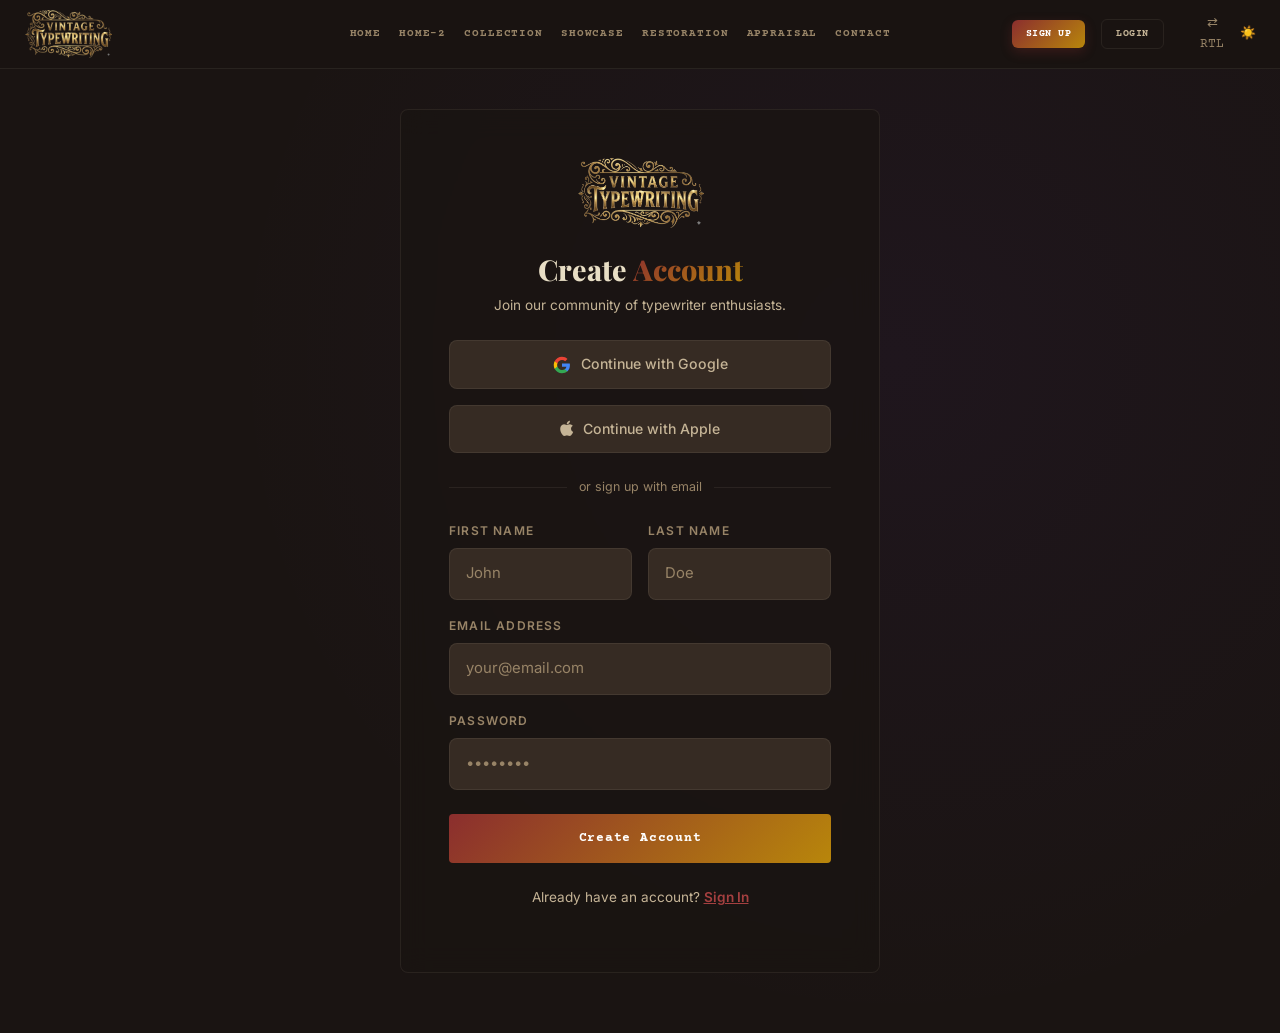
<file: typewriter-boutique/signup.html>
<!DOCTYPE html>
<html lang="en" data-theme="dark">
<head>
  <meta charset="UTF-8"/>
  <meta name="viewport" content="width=device-width, initial-scale=1.0"/>
  <title>Sign Up — KeyLegacy</title>
  <link rel="icon" href="assets/favicon.png" type="image/png"/>
  <link href="https://cdn.jsdelivr.net/npm/bootstrap@5.3.2/dist/css/bootstrap.min.css" rel="stylesheet"/>
  <link href="https://unpkg.com/aos@2.3.4/dist/aos.css" rel="stylesheet"/>
  <link href="https://cdnjs.cloudflare.com/ajax/libs/font-awesome/6.5.0/css/all.min.css" rel="stylesheet"/>
  <link href="assets/css/style.css" rel="stylesheet"/>
  <style>
    .auth-page {
      min-height: 100vh;
      display: flex;
      align-items: center;
      justify-content: center;
      padding: 40px 20px 60px;
      background: var(--bg-primary);
      position: relative;
      overflow: hidden;
    }
    .auth-page::before {
      content:''; position:absolute; inset:0;
      background: radial-gradient(circle at 70% 30%, rgba(124,58,237,0.05) 0%, transparent 60%);
    }
    .auth-card {
      width: 100%;
      max-width: 480px;
      position: relative;
      z-index: 10;
    }
    .social-login-btn {
      width: 100%; padding: 12px; border-radius: 8px;
      background: var(--bg-tertiary); border: 1px solid var(--glass-border);
      color: var(--text-secondary); font-size: .88rem; font-weight: 500;
      cursor: pointer; transition: var(--transition);
      display: flex; align-items: center; justify-content: center; gap: 10px;
      white-space: nowrap;
    }
    .social-login-btn:hover { border-color: var(--purple); color: var(--text-primary); }
    .divider-or {
      display: flex; align-items: center; gap: 12px; margin: 24px 0;
      font-size: .78rem; color: var(--text-muted);
    }
    .divider-or::before, .divider-or::after {
      content: ''; flex: 1; height: 1px; background: var(--glass-border);
    }
  </style>
</head>
<body>
<div id="page-loader"><span class="loader-text">KEY LEGACY</span></div>



<!-- ░░ HEADER ░░ -->
<div class="header-top">
  <div class="container-custom">
    <!-- Left: Logo -->
    <a href="index.html" class="logo-mini">
      <img src="assets/logo.png" alt="KeyLegacy Logo" class="logo-img">
    </a>

    <!-- Center: Links -->
    <div class="nav-links">
      <a href="index.html">Home</a>
      <a href="home-2.html">Home-2</a>
      <a href="gallery.html">Collection</a>
      <a href="product-view.html">Showcase</a>
      <a href="restoration-process.html">Restoration</a>
      <a href="appraisal-services.html">Appraisal</a>
      <a href="contact.html">Contact</a>
      <!-- Mobile Auth Stack -->
      <div class="mobile-auth-stack">
        <a href="signup.html" class="auth-btn btn-signup active">Sign Up</a>
        <a href="login.html" class="auth-btn btn-login">Login</a>
        <div class="d-flex justify-content-center gap-3 mt-2">
           <button class="nav-icon-btn" onclick="document.getElementById('rtl-toggle').click()"><i class="fas fa-exchange-alt"></i></button>
           <button class="nav-icon-btn" onclick="document.getElementById('theme-toggle').click()"><i class="fas fa-adjust"></i></button>
        </div>
      </div>
    </div>
    
    <!-- Mobile Toggle -->
    <button class="mobile-nav-toggle">
      <i class="fas fa-bars"></i>
    </button>

    <!-- Right: Controls & Buttons -->
    <div class="nav-controls">
      <a href="signup.html" class="auth-btn btn-signup active">Sign Up</a>
      <a href="login.html" class="auth-btn btn-login">Login</a>
      <div class="divider"></div>
      <button class="nav-icon-btn" id="rtl-toggle" title="RTL/LTR"><span id="rtl-icon">⇄ RTL</span></button>
      <button class="nav-icon-btn" id="theme-toggle" title="Toggle Theme"><span id="theme-icon">☀️</span></button>
    </div>
  </div>
</div>
<!-- ░░ END HEADER ░░ -->

<div class="auth-page">
  <div class="auth-card" data-aos="fade-up">
    <div class="card-glass p-5">
      <!-- Logo -->
      <div class="text-center mb-4">
        <a href="index.html" style="display: inline-block;">
          <img src="assets/logo.png" alt="KeyLegacy Logo" style="height: 70px; margin: 0 auto; cursor: pointer;">
        </a>
      </div>

      <div class="text-center mb-4">
        <h2 style="font-size:1.8rem; font-weight:800; margin-bottom:8px;">Create <span class="text-grad">Account</span></h2>
        <p style="font-size:.85rem; color:var(--text-secondary);">Join our community of typewriter enthusiasts.</p>
      </div>

      <!-- Social logins -->
      <div class="row g-3 mb-4">
        <div class="col-12">
          <button class="social-login-btn">
            <svg width="18" height="18" viewBox="0 0 24 24"><path d="M22.56 12.25c0-.78-.07-1.53-.2-2.25H12v4.26h5.92c-.26 1.37-1.04 2.53-2.21 3.31v2.77h3.57c2.08-1.92 3.28-4.74 3.28-8.09z" fill="#4285F4"/><path d="M12 23c2.97 0 5.46-.98 7.28-2.66l-3.57-2.77c-.98.66-2.23 1.06-3.71 1.06-2.86 0-5.29-1.93-6.16-4.53H2.18v2.84C3.99 20.53 7.7 23 12 23z" fill="#34A853"/><path d="M5.84 14.09c-.22-.66-.35-1.36-.35-2.09s.13-1.43.35-2.09V7.07H2.18C1.43 8.55 1 10.22 1 12s.43 3.45 1.18 4.93l2.85-2.22.81-.62z" fill="#FBBC05"/><path d="M12 5.38c1.62 0 3.06.56 4.21 1.64l3.15-3.15C17.45 2.09 14.97 1 12 1 7.7 1 3.99 3.47 2.18 7.07l3.66 2.84c.87-2.6 3.3-4.53 6.16-4.53z" fill="#EA4335"/></svg>
            Continue with Google
          </button>
        </div>
        <div class="col-12">
          <button class="social-login-btn">
            <i class="fab fa-apple" style="font-size:1.1rem;"></i>
            Continue with Apple
          </button>
        </div>
      </div>

      <div class="divider-or">or sign up with email</div>

      <form action="#">
        <div class="row g-3">
          <div class="col-md-6">
            <label class="form-lbl">First Name</label>
            <input type="text" class="form-ctrl" placeholder="John" required/>
          </div>
          <div class="col-md-6">
            <label class="form-lbl">Last Name</label>
            <input type="text" class="form-ctrl" placeholder="Doe" required/>
          </div>
          <div class="col-12">
            <label class="form-lbl">Email Address</label>
            <input type="email" class="form-ctrl" placeholder="your@email.com" required/>
          </div>
          <div class="col-12">
            <label class="form-lbl">Password</label>
            <input type="password" class="form-ctrl" placeholder="••••••••" required/>
          </div>
          <div class="col-12 mt-4">
            <button type="submit" class="btn-grad w-100 justify-content-center" style="padding: 14px;">Create Account</button>
          </div>
        </div>
      </form>

      <div class="text-center mt-4">
        <p style="font-size:.85rem; color:var(--text-secondary);">Already have an account? <a href="login.html" style="color:var(--purple-light); font-weight:600;">Sign In</a></p>
      </div>
    </div>
  </div>
</div>


<script src="https://cdn.jsdelivr.net/npm/bootstrap@5.3.2/dist/js/bootstrap.bundle.min.js"></script>
<script src="https://unpkg.com/aos@2.3.4/dist/aos.js"></script>
<script>AOS.init({ duration: 700, once: true });</script>
<script src="assets/js/main.js"></script>
</body>
</html>
</file>
<file: typewriter-boutique/assets/css/style.css>
/* ============================================================
   KEYLEGACY — VINTAGE TYPEWRITER BOUTIQUE
   Design System · v1.0
   ============================================================ */

@import url('https://fonts.googleapis.com/css2?family=Courier+Prime:ital,wght@0,400;0,700;1,400;1,700&family=Inter:wght@300;400;500;600&family=Playfair+Display:ital,wght@0,400;0,600;0,700;1,400;1,600&display=swap');

/* ── CSS Variables ─────────────────────────────────────────── */
:root {
  --bg-primary:     #1A1412;
  --bg-secondary:   #241C16;
  --bg-tertiary:    #362B23;
  --bg-card:        #2B221A;

  --glass-bg:       rgba(26, 20, 18, 0.75);
  --glass-border:   rgba(255, 235, 205, 0.07);
  --glass-border-h: rgba(184, 134, 11, 0.45);

  --text-primary:   #E8DEC5;
  --text-secondary: #C5B496;
  --text-muted:     #988467;

  --purple:         #8B2E2E;
  --purple-light:   #A54040;
  --cyan:           #4A5D23;
  --cyan-light:     #6B8E23;
  --gold:           #B8860B;
  --gold-light:     #DAA520;
  --gold-dim:       #8B6508;

  --grad-primary:   linear-gradient(135deg, var(--purple) 0%, var(--gold) 100%);
  --grad-gold:      linear-gradient(135deg, var(--gold) 0%, var(--gold-light) 100%);
  --grad-hero:      linear-gradient(135deg, #3E2723 0%, #1A1412 100%);

  --glow-purple:    0 0 40px rgba(139, 46, 46, 0.35);
  --glow-gold:      0 0 40px rgba(184, 134, 11, 0.35);
  --glow-cyan:      0 0 40px rgba(74, 93, 35, 0.25);

  --navbar-bg:      rgba(26, 20, 18, 0.96);
  --radius-card:    8px;
  --radius-sm:      4px;
  --transition:     all 0.3s cubic-bezier(0.4, 0, 0.2, 1);
  --transition-slow: all 0.6s cubic-bezier(0.4, 0, 0.2, 1);
}

[data-theme="light"] {
  --bg-primary:     #F4ECD8;
  --bg-secondary:   #EBE1C7;
  --bg-tertiary:    #E2D4B5;
  --bg-card:        #FAF6EB;
  --glass-bg:       rgba(250, 246, 235, 0.9);
  --glass-border:   rgba(26, 20, 18, 0.25); /* Darker border */
  --glass-border-h: rgba(139, 46, 46, 0.6);
  --text-primary:   #000000; /* Solid black */
  --text-secondary: #111111; /* Almost black */
  --text-muted:     #333333; /* Dark gray for muted elements */
  --purple:         #8B2E2E;
  --purple-light:   #702222;
  --cyan:           #2D3D0F; /* Dark green/cyan */
  --cyan-light:     #1E290A;
  --gold:           #7A5907; /* Darker gold */
  --gold-light:     #5E4405;
  --navbar-bg:      rgba(244, 236, 216, 0.98);
}

/* Force light text ONLY in banners that have DARK background images/overlays */
[data-theme="light"] .gallery-hero,
[data-theme="light"] .page-banner,
[data-theme="light"] .page-hero,
[data-theme="light"] .mag-hero {
  --text-primary:   #FAF6EB; /* Pure white for maximum visibility */
  --text-secondary: #EBE1C7; /* Light gray for secondary text */
  --text-muted:     #E2D4B5; /* Brighter muted color */
  --purple:         #FF5252;
  --purple-light:   #FF6B6B;
  --gold:           #FFD700;
  --gold-light:     #FDB931;
  --cyan-light:     #22D3EE;
  --glass-bg:       rgba(26, 20, 18, 0.75);
  --glass-border:   rgba(255, 235, 205, 0.07);
}

/* Explicitly force white text for ALL elements in these light-mode dark sections */
[data-theme="light"] .gallery-hero h1,
[data-theme="light"] .gallery-hero p,
[data-theme="light"] .gallery-hero span,
[data-theme="light"] .page-banner h1,
[data-theme="light"] .page-banner h3,
[data-theme="light"] .page-banner p,
[data-theme="light"] .page-banner span,
[data-theme="light"] .page-banner div:not(.contact-icon),
[data-theme="light"] .page-hero h1,
[data-theme="light"] .page-hero p,
[data-theme="light"] .page-hero span,
[data-theme="light"] .page-hero a:not(.btn-grad):not(.btn-outline),
[data-theme="light"] .mag-hero .mag-headline,
[data-theme="light"] .mag-hero .author-chip span,
[data-theme="light"] .mag-hero p {
  color: var(--text-primary) !important;
}

[data-theme="light"] .appraisal-badge {
  color: var(--gold-light) !important;
  background: rgba(201,168,76,0.15) !important;
}

/* The standard hero-section in index.html has a light background in light mode, so it needs DARK text */
[data-theme="light"] .hero-section:has(.hero-bg) {
  --text-primary:   #000000;
  --text-secondary: #111111;
  --text-muted:     #333333;
}

[data-theme="light"] .btn-outline {
  border-color: rgba(0,0,0,0.25);
}

/* ── Reset & Base ──────────────────────────────────────────── */
*, *::before, *::after { box-sizing: border-box; margin: 0; padding: 0; }
html { scroll-behavior: smooth; }

body {
  font-family: 'Inter', sans-serif;
  background-color: var(--bg-primary);
  color: var(--text-primary);
  transition: background-color 0.4s ease, color 0.4s ease;
  overflow-x: hidden;
  line-height: 1.6;
}

::selection { background: rgba(139, 46, 46, 0.35); color: var(--text-primary); }

/* ── Scroll Progress Bar ────────────────────────────────────── */
#scroll-progress {
  position: fixed;
  top: 0; left: 0;
  height: 3px;
  width: 0%;
  background: var(--grad-primary);
  z-index: 9999;
  transition: width 0.08s linear;
}

/* ── Page Loader ────────────────────────────────────────────── */
#page-loader {
  position: fixed; inset: 0;
  background: var(--bg-primary);
  z-index: 9998;
  display: flex; align-items: center; justify-content: center;
  transition: opacity 0.6s ease;
}
#page-loader.hidden { opacity: 0; pointer-events: none; }
.loader-text {
  font-family: 'Courier Prime', monospace;
  font-size: 1.6rem;
  font-weight: 700;
  background: var(--grad-primary);
  -webkit-background-clip: text; -webkit-text-fill-color: transparent;
  background-clip: text;
  animation: loader-pulse 1.2s ease infinite;
}
@keyframes loader-pulse { 0%,100%{opacity:1;transform:scale(1)} 50%{opacity:.3;transform:scale(.97)} }

/* ── Typography ─────────────────────────────────────────────── */
h1,h2,h3 { font-family: 'Playfair Display', serif; }
.orbitron { font-family: 'Courier Prime', monospace; }
.playfair { font-family: 'Playfair Display', serif; }

.text-grad {
  background: var(--grad-primary);
  -webkit-background-clip: text; -webkit-text-fill-color: transparent; background-clip: text;
}
.text-gold {
  background: var(--grad-gold);
  -webkit-background-clip: text; -webkit-text-fill-color: transparent; background-clip: text;
}

/* ── Layout Helpers ─────────────────────────────────────────── */
.container-custom { max-width: 1380px; margin: 0 auto; padding: 0 24px; }
.section-pad { padding: 100px 0; }

/* ── Glassmorphism Card ─────────────────────────────────────── */
.card-glass {
  background: var(--glass-bg);
  backdrop-filter: blur(14px); -webkit-backdrop-filter: blur(14px);
  border: 1px solid var(--glass-border);
  border-radius: var(--radius-card);
  transition: var(--transition);
}
.card-glass:hover {
  border-color: var(--glass-border-h);
  box-shadow: var(--glow-purple);
  transform: translateY(-5px);
}

/* ── Buttons ────────────────────────────────────────────────── */
.btn-grad {
  background: var(--grad-primary);
  color: #fff; border: none;
  padding: 13px 32px; border-radius: var(--radius-sm);
  font-family: 'Courier Prime', monospace; font-size: .8rem; font-weight: 700;
  letter-spacing: .06em; cursor: pointer;
  position: relative; overflow: hidden;
  transition: var(--transition);
  display: inline-flex; align-items: center; gap: 8px;
  text-decoration: none;
}
.btn-grad::after {
  content:''; position: absolute; inset: 0;
  background: rgba(255,255,255,0);
  transition: background 0.3s;
}
.btn-grad:hover { box-shadow: var(--glow-purple); transform: translateY(-2px); color: #fff; }
.btn-grad:hover::after { background: rgba(255,255,255,.08); }

.btn-gold {
  background: var(--grad-gold); color: #1A1508;
  padding: 13px 32px; border-radius: var(--radius-sm);
  font-family: 'Courier Prime', monospace; font-size: .8rem; font-weight: 700;
  letter-spacing: .06em; cursor: pointer; border: none;
  transition: var(--transition);
  display: inline-flex; align-items: center; gap: 8px; text-decoration: none;
}
.btn-gold:hover { box-shadow: var(--glow-gold); transform: translateY(-2px); color: #1A1508; }

.btn-outline {
  background: transparent; color: var(--text-primary);
  border: 1px solid var(--glass-border);
  padding: 12px 31px; border-radius: var(--radius-sm);
  font-family: 'Courier Prime', monospace; font-size: .8rem; font-weight: 700;
  letter-spacing: .06em; cursor: pointer;
  transition: var(--transition);
  display: inline-flex; align-items: center; gap: 8px; text-decoration: none;
}
.btn-outline:hover { border-color: var(--purple); color: var(--purple-light); }

/* ── Unified Top Header (3-Column Layout) ────────────────────── */
.header-top {
  position: sticky;
  top: 0;
  z-index: 1000;
  background: var(--navbar-bg);
  backdrop-filter: blur(20px);
  -webkit-backdrop-filter: blur(20px);
  border-bottom: 1px solid var(--glass-border);
  padding: 10px 0;
  font-family: 'Courier Prime', monospace;
  transition: var(--transition);
}

.header-top .container-custom {
  display: flex;
  justify-content: space-between;
  align-items: center;
}

@media(min-width: 1100px) {
  .header-top .container-custom {
    display: grid;
    grid-template-columns: 180px 1fr 220px; /* Adjusted for better spacing */
  }
}

.mobile-nav-toggle {
  display: none;
  background: transparent;
  border: none;
  color: var(--text-primary);
  font-size: 1.2rem;
  cursor: pointer;
}

@media(max-width: 1099px) {
  .header-top .container-custom {
    display: flex !important;
    justify-content: space-between !important;
    align-items: center !important;
    flex-wrap: nowrap !important;
    width: 100% !important;
    position: relative !important;
  }
  .header-top .logo-mini {
    display: flex !important;
    order: -1 !important; /* Force to far left */
    z-index: 1001 !important;
  }
  .mobile-nav-toggle {
    display: flex !important;
    align-items: center !important;
    justify-content: center !important;
    order: 1 !important; /* Force to far right */
    position: fixed !important;
    top: 12px !important;
    right: 15px !important;
    z-index: 2101 !important;
    font-size: 1.2rem !important;
    background: var(--bg-tertiary) !important;
    border: 1px solid var(--glass-border) !important;
    border-radius: 8px !important;
    width: 42px !important;
    height: 42px !important;
    color: var(--text-primary) !important;
    padding: 0 !important;
    box-shadow: 0 4px 15px rgba(0,0,0,0.2) !important;
    transition: var(--transition) !important;
  }
  .mobile-nav-toggle:active {
    transform: scale(0.95);
  }
  .header-top .nav-controls {
    display: none !important; /* Hide crowded buttons from main bar */
  }
  .header-top .nav-links {
    position: fixed !important;
    top: 0 !important;
    left: 0 !important;
    width: 100vw !important;
    height: 100vh !important;
    height: 100dvh !important;
    background: var(--bg-primary) !important;
    flex-direction: column;
    justify-content: flex-start !important;
    padding: 140px 30px 60px !important; 
    gap: 15px;
    backdrop-filter: blur(20px);
    -webkit-backdrop-filter: blur(20px);
    text-align: center;
    z-index: 2000;
    opacity: 0;
    visibility: hidden;
    transform: translateY(-20px);
    transition: all 0.4s cubic-bezier(0.16, 1, 0.3, 1);
    display: flex;
    overflow-y: auto !important;
    right: auto !important;
    bottom: auto !important;
  }
  
  @media(max-width: 1099px) {
    .header-top .nav-links {
      padding: 120px 20px 40px !important;
    }
  }
  @media(max-width: 360px) {
    .header-top .nav-links {
      padding: 100px 15px 30px !important; /* Adjusted padding for 360px */
      gap: 10px !important;
    }
  }
  .header-top .nav-links.show {
    opacity: 1;
    visibility: visible;
    transform: translateY(0);
  }
  .header-top .nav-links a {
    font-size: 1.2rem;
    color: var(--text-primary);
    font-weight: 700;
    text-transform: uppercase;
    letter-spacing: 0.1em;
    padding: 12px 10px;
    transition: transform 0.3s ease;
    border-bottom: 1px solid var(--glass-border);
    width: 100%;
    display: block;
  }
  .header-top .nav-links a:active {
    transform: scale(0.96);
    color: var(--purple-light);
  }
  /* Mobile menu specific buttons */
  .mobile-auth-stack {
    display: flex !important;
    flex-direction: column;
    gap: 12px;
    margin-top: 30px;
    width: 100%;
    padding: 25px 0;
    border-top: 1px solid var(--glass-border);
  }
  .mobile-auth-stack .auth-btn {
    width: 100%;
    padding: 12px;
    font-size: 0.8rem;
    font-weight: 700;
    text-transform: uppercase;
    letter-spacing: 0.05em;
    border-radius: 8px;
    text-decoration: none;
    display: inline-flex;
    justify-content: center;
    align-items: center;
  }
  .mobile-auth-stack .btn-signup {
    background: var(--grad-primary);
    color: #fff !important;
    box-shadow: 0 4px 15px rgba(139,46,46,0.3);
  }
  .mobile-auth-stack .btn-login {
    border: 1px solid var(--glass-border);
    color: var(--text-secondary) !important;
    background: var(--bg-tertiary);
  }
  .mobile-auth-stack .nav-icon-btn {
    width: 40px;
    height: 40px;
    border-radius: 50%;
    background: var(--bg-tertiary);
    border: 1px solid var(--glass-border);
    color: var(--text-primary);
    display: flex;
    align-items: center;
    justify-content: center;
    font-size: 1rem;
    transition: var(--transition);
  }
}

@media(min-width: 1100px) {
  .mobile-auth-stack {
    display: none !important;
  }
}

/* Left: Minimal Logo */
.header-top .logo-mini {
  font-size: 0.8rem;
  font-weight: 800;
  letter-spacing: 0.05em;
  text-decoration: none;
  color: var(--text-primary);
  display: flex;
  align-items: center;
  gap: 8px;
}
.header-top .logo-mini .logo-img {
  height: 48px;
  width: auto;
  object-fit: contain;
}
.header-top .logo-mini span.text-grad {
  background: var(--grad-primary);
  -webkit-background-clip: text;
  background-clip: text;
  -webkit-text-fill-color: transparent;
}

/* Center: Links */
.header-top .nav-links {
  display: flex;
  justify-content: center;
  gap: 28px;
}
@media(max-width: 1300px) {
  .header-top .nav-links { gap: 18px; }
  .header-top .nav-controls { gap: 12px; }
  .header-top .nav-links a { font-size: 0.65rem; }
}

@media(max-width: 1200px) {
  .header-top .nav-links { gap: 12px; }
  .header-top .nav-controls { gap: 8px; }
  .header-top .auth-btn { padding: 6px 12px; font-size: 0.62rem; }
  .header-top .logo-mini .logo-img { height: 40px; }
}
.header-top .nav-links a {
  font-size: 0.68rem;
  font-weight: 700;
  text-transform: uppercase;
  letter-spacing: 0.08em;
  color: var(--text-muted);
  text-decoration: none;
  transition: var(--transition);
}
.header-top .nav-links a:hover, .header-top .nav-links a.active {
  color: var(--gold);
}

/* Right: Controls & Buttons */
.header-top .nav-controls {
  display: flex;
  justify-content: flex-end;
  align-items: center;
  gap: 16px;
}
.header-top .auth-btn {
  font-size: 0.65rem;
  font-weight: 700;
  text-transform: uppercase;
  letter-spacing: 0.05em;
  padding: 6px 14px;
  border-radius: 6px;
  text-decoration: none;
  transition: var(--transition);
  white-space: nowrap;
}
.header-top .btn-signup {
  background: var(--grad-primary);
  color: #fff !important;
  box-shadow: 0 4px 12px rgba(139,46,46,0.3);
}
.header-top .btn-login {
  border: 1px solid var(--glass-border);
  color: var(--text-secondary) !important;
}
.header-top .btn-login:hover {
  background: var(--bg-tertiary);
  border-color: var(--purple);
}

.header-top .divider {
  width: 1px;
  height: 14px;
  background: var(--glass-border);
  margin: 0 2px; /* Pull elements closer */
}

.header-top .nav-icon-btn {
  background: transparent;
  border: none;
  padding: 0;
  width: auto;
  color: var(--text-muted);
  font-size: 0.8rem;
  transition: var(--transition);
}
.header-top .nav-icon-btn:hover { color: var(--gold); }

@media(max-width: 1250px) {
  .header-top .nav-icon-btn span { display: none; }
  .header-top .nav-icon-btn #rtl-icon, 
  .header-top .nav-icon-btn #theme-icon { font-size: 0.9rem; }
}

/* Navigation removed as per branding request */

.nav-link-item {
  font-family: 'Inter', sans-serif; font-weight: 500; font-size: .88rem;
  color: var(--text-secondary) !important; text-decoration: none;
  padding: 7px 14px !important; border-radius: 6px;
  transition: var(--transition);
}
.nav-link-item:hover, .nav-link-item.active {
  color: var(--text-primary) !important;
  background: rgba(139, 46, 46, .12);
}

.nav-icon-btn {
  background: var(--glass-bg); border: 1px solid var(--glass-border);
  color: var(--text-secondary);
  width: 36px; height: 36px; border-radius: 8px;
  display: flex; align-items: center; justify-content: center;
  cursor: pointer; transition: var(--transition); font-size: .9rem;
}
.nav-icon-btn:hover { color: var(--gold); border-color: var(--gold); }

/* Mobile nav */
@media(max-width:991px) {
  .navbar-collapse {
    background: var(--navbar-bg);
    border: 1px solid var(--glass-border); border-radius: 12px;
    padding: 16px; margin-top: 12px;
  }
}

/* ── RTL Overrides ─────────────────────────────────────────── */
[dir="rtl"] body                { direction: rtl; text-align: right; }
[dir="rtl"] .ms-auto            { margin-right: auto !important; margin-left: unset !important; }
[dir="rtl"] .me-auto            { margin-left: auto !important; margin-right: unset !important; }
[dir="rtl"] .me-2               { margin-left: .5rem !important; margin-right: unset !important; }
[dir="rtl"] .me-3               { margin-left: 1rem !important; margin-right: unset !important; }
[dir="rtl"] .ms-2               { margin-right: .5rem !important; margin-left: unset !important; }
[dir="rtl"] .ms-3               { margin-right: 1rem !important; margin-left: unset !important; }
[dir="rtl"] .text-start         { text-align: right !important; }
[dir="rtl"] .header-top .container-custom { justify-content: flex-start; }
[dir="rtl"] .hero-eyebrow::before { margin-left: 12px; margin-right: 0; }
[dir="rtl"] .footer-links a:hover { padding-left: 0; padding-right: 6px; }
[dir="rtl"] .timeline-line      { left: auto; right: 20px; }
[dir="rtl"] .timeline-dot       { left: auto; right: 12px; transform: translateX(50%); }
[dir="rtl"] .timeline-item      { padding-left: 0; padding-right: 60px; }
[dir="rtl"] .product-badge      { right: auto; left: 12px; }
[dir="rtl"] .section-eyebrow::before { margin-right: 0; margin-left: 8px; }

/* ── Hero ───────────────────────────────────────────────────── */
.hero-section {
  min-height: 100vh; display: flex; align-items: center;
  position: relative; overflow: hidden; padding: 120px 0 80px;
}
.hero-bg {
  position: absolute; inset: 0;
  background:
    radial-gradient(ellipse 80% 60% at 15% 50%, rgba(139,46,46,.14) 0%, transparent 60%),
    radial-gradient(ellipse 60% 40% at 85% 20%, rgba(74,93,35,.1) 0%, transparent 55%),
    radial-gradient(ellipse 50% 50% at 60% 85%, rgba(184,134,11,.07) 0%, transparent 50%);
}
.hero-grid {
  position: absolute; inset: 0; opacity: .025;
  background-image:
    linear-gradient(var(--glass-border) 1px, transparent 1px),
    linear-gradient(90deg, var(--glass-border) 1px, transparent 1px);
  background-size: 60px 60px;
}

.hero-eyebrow {
  font-size: .75rem; font-weight: 600; letter-spacing: .2em;
  text-transform: uppercase; color: var(--gold);
  margin-bottom: 16px;
  display: flex; align-items: center; gap: 12px;
}
.hero-eyebrow::before { content:''; width: 40px; height: 1px; background: var(--gold); }

.hero-title {
  font-size: clamp(2.4rem, 5vw, 4.4rem); font-weight: 800; line-height: 1.08;
  margin-bottom: 24px;
}
.hero-sub {
  font-size: 1.05rem; color: var(--text-secondary); line-height: 1.75;
  max-width: 500px; margin-bottom: 40px;
}
.hero-actions { display: flex; gap: 14px; flex-wrap: wrap; }

/* Typewriter cursor */
.tw-cursor {
  display: inline-block; width: 3px; height: .9em;
  background: var(--gold); margin-left: 3px;
  animation: blink 1s step-end infinite; vertical-align: bottom;
}
@keyframes blink { 0%,100%{opacity:1} 50%{opacity:0} }

.hero-img-wrap {
  position: relative; border-radius: 20px; overflow: hidden;
  box-shadow: var(--glow-purple);
}
.hero-img-wrap::before {
  content: ''; position: absolute; inset: 0; z-index: 1;
  background: linear-gradient(135deg, rgba(139,46,46,.15) 0%, transparent 60%);
}
.hero-img-wrap img { width: 100%; display: block; }

.hero-stats { display: flex; gap: 36px; margin-top: 60px; flex-wrap: wrap; }
.stat-num {
  font-family: 'Courier Prime', monospace; font-size: 2.1rem; font-weight: 700;
  color: var(--gold); display: block;
}
.stat-lbl { font-size: .75rem; color: var(--text-muted); letter-spacing: .12em; text-transform: uppercase; }

/* ── Section Headers ────────────────────────────────────────── */
.section-eyebrow {
  font-size: .72rem; font-weight: 700; letter-spacing: .2em;
  text-transform: uppercase; color: var(--cyan);
  margin-bottom: 10px; display: flex; align-items: center; gap: 10px;
}
.section-eyebrow::before { content:''; width: 30px; height: 2px; background: var(--cyan); border-radius: 1px; }
.section-title {
  font-size: clamp(1.7rem, 2.8vw, 2.6rem); font-weight: 800; margin-bottom: 14px; line-height: 1.18;
}
.section-sub { color: var(--text-secondary); max-width: 580px; line-height: 1.75; }

.accent-bar { width: 56px; height: 3px; border-radius: 2px; background: var(--grad-primary); margin-bottom: 20px; }
.gold-bar   { width: 56px; height: 3px; border-radius: 2px; background: var(--grad-gold); margin-bottom: 20px; }

/* ── Product Card ───────────────────────────────────────────── */
.prod-card { overflow: hidden; cursor: pointer; }
.prod-img {
  height: 230px; overflow: hidden; border-radius: 12px;
  background: var(--bg-tertiary); margin-bottom: 18px; position: relative;
}
.prod-img img { width: 100%; height: 100%; object-fit: cover; transition: transform .55s ease; }
.prod-card:hover .prod-img img { transform: scale(1.06); }

.prod-badge {
  position: absolute; top: 12px; right: 12px;
  background: var(--grad-primary); color: #fff;
  font-family: 'Courier Prime', monospace; font-size: .62rem; font-weight: 700;
  padding: 4px 10px; border-radius: 20px; letter-spacing: .1em;
}
.prod-badge.gold-badge { background: var(--grad-gold); color: #1A1508; }

.prod-name { font-family: 'Playfair Display', serif; font-size: .98rem; font-weight: 700; margin-bottom: 5px; }
.prod-year { font-size: .78rem; color: var(--text-muted); margin-bottom: 12px; }

.cond-dots { display: flex; gap: 5px; margin-bottom: 14px; }
.cond-dot { width: 9px; height: 9px; border-radius: 50%; background: var(--bg-tertiary); }
.cond-dot.on { background: var(--gold); }

.prod-price { font-family: 'Courier Prime', monospace; font-size: 1.15rem; font-weight: 700; color: var(--gold); }
.prod-divider { border-color: var(--glass-border); margin: 14px 0; }

/* ── Timeline (Restoration) ─────────────────────────────────── */
.timeline { position: relative; padding: 10px 0; }
.timeline-line {
  position: absolute; left: 19px; top: 0; bottom: 0;
  width: 2px; background: linear-gradient(to bottom, var(--purple), var(--cyan));
}
.timeline-item { position: relative; padding-left: 60px; margin-bottom: 56px; }
.timeline-dot {
  position: absolute; left: 10px; top: 6px;
  width: 20px; height: 20px; border-radius: 50%;
  background: var(--grad-primary); border: 3px solid var(--bg-primary); z-index: 1;
}
.tl-step {
  font-family: 'Courier Prime', monospace; font-size: .68rem; font-weight: 700;
  letter-spacing: .15em; color: var(--cyan); margin-bottom: 6px;
}
.tl-title { font-family: 'Playfair Display', serif; font-size: 1.15rem; font-weight: 700; margin-bottom: 10px; }
.tl-desc { color: var(--text-secondary); line-height: 1.75; }

/* ── Rating Bars ────────────────────────────────────────────── */
.rating-row { display: flex; align-items: center; gap: 14px; margin-bottom: 10px; }
.rating-lbl { font-size: .78rem; color: var(--text-muted); width: 110px; flex-shrink: 0; }
.rating-bar { flex: 1; height: 6px; background: var(--bg-tertiary); border-radius: 3px; overflow: hidden; }
.rating-fill { height: 100%; border-radius: 3px; background: var(--grad-primary); width: 0; transition: width 1.2s cubic-bezier(.4,0,.2,1); }
.rating-fill.gold { background: var(--grad-gold); }
.rating-val { font-family: 'Courier Prime', monospace; font-size: .78rem; color: var(--gold); width: 36px; text-align: right; font-weight: 700; }

/* ── Form Fields ────────────────────────────────────────────── */
.form-lbl {
  font-size: .75rem; font-weight: 600; letter-spacing: .1em;
  text-transform: uppercase; color: var(--text-muted); margin-bottom: 8px; display: block;
}
.form-ctrl {
  width: 100%; background: var(--bg-tertiary); border: 1px solid var(--glass-border);
  color: var(--text-primary); padding: 13px 16px; border-radius: 8px;
  font-family: 'Inter', sans-serif; font-size: .93rem;
  outline: none; transition: var(--transition);
}
.form-ctrl:focus { border-color: var(--purple); box-shadow: 0 0 0 3px rgba(139,46,46,.1); }
.form-ctrl::placeholder { color: var(--text-muted); }
textarea.form-ctrl { resize: vertical; min-height: 120px; }
select.form-ctrl { cursor: pointer; }

/* ── Step Indicator ─────────────────────────────────────────── */
.step-row { display: flex; align-items: center; gap: 8px; margin-bottom: 40px; }
.step-circle {
  width: 38px; height: 38px; border-radius: 50%;
  display: flex; align-items: center; justify-content: center;
  font-family: 'Courier Prime', monospace; font-size: .78rem; font-weight: 700;
  border: 2px solid var(--glass-border); color: var(--text-muted); transition: var(--transition);
}
.step-circle.active { background: var(--grad-primary); border-color: transparent; color: #fff; }
.step-circle.done   { background: var(--cyan); border-color: transparent; color: #fff; }
.step-connector { flex: 1; height: 2px; background: var(--glass-border); transition: background .4s; }
.step-connector.active { background: var(--grad-primary); }
.step-panel { display: none; }
.step-panel.active { display: block; animation: fadeUp .35s ease; }
@keyframes fadeUp { from{opacity:0;transform:translateY(12px)} to{opacity:1;transform:translateY(0)} }

/* ── Gallery ────────────────────────────────────────────────── */
.gallery-item { position: relative; overflow: hidden; border-radius: 12px; cursor: pointer; }
.gallery-item img { width:100%; height:100%; object-fit:cover; transition: transform .55s ease; display:block; }
.gallery-item:hover img { transform: scale(1.07); }
.gallery-overlay {
  position: absolute; inset: 0;
  background: linear-gradient(to top, rgba(10,14,26,.92) 0%, transparent 55%);
  opacity: 0; transition: opacity .35s ease;
  display: flex; align-items: flex-end; padding: 20px;
}
.gallery-item:hover .gallery-overlay { opacity: 1; }

/* ── Footer ─────────────────────────────────────────────────── */
.footer-main {
  background: var(--bg-secondary);
  border-top: 1px solid var(--glass-border);
  padding: 80px 0 36px;
}
.footer-brand-name {
  font-family: 'Playfair Display', serif; font-weight: 700; font-size: 1.15rem;
  color: var(--text-primary); display: flex; align-items: center; gap: 10px; margin-bottom: 14px;
}
.footer-desc { color: var(--text-secondary); font-size: .88rem; line-height: 1.75; max-width: 270px; margin-bottom: 24px; }
.footer-head {
  font-family: 'Courier Prime', monospace; font-size: .72rem; font-weight: 700;
  letter-spacing: .18em; text-transform: uppercase; color: var(--text-primary); margin-bottom: 20px;
}
.footer-ul { list-style:none; padding:0; }
.footer-ul li { margin-bottom: 10px; }
.footer-ul a {
  color: var(--text-secondary); text-decoration: none;
  font-size: .88rem; transition: var(--transition);
}
.footer-ul a:hover { color: var(--gold); padding-left: 6px; }
[dir="rtl"] .footer-ul a:hover { padding-left:0; padding-right:6px; }

.footer-hr { border-color: var(--glass-border); margin: 40px 0 24px; }
.footer-bottom { display:flex; justify-content:space-between; align-items:center; flex-wrap:wrap; gap:16px; }
.footer-copy { font-size: .82rem; color: var(--text-muted); }

.social-row { display:flex; gap:10px; }
.soc-btn {
  width: 36px; height: 36px; border-radius: 8px;
  background: var(--glass-bg); border: 1px solid var(--glass-border);
  color: var(--text-secondary); text-decoration:none; font-size: .88rem;
  display: flex; align-items:center; justify-content:center; transition: var(--transition);
}
.soc-btn:hover { background: var(--grad-primary); border-color: transparent; color: #fff; transform: translateY(-2px); }

/* Floating Badge Fix */
.floating-badge {
  position: fixed;
  bottom: 32px;
  right: 32px;
  z-index: 1000;
  transition: var(--transition);
}

@media(max-width: 768px) {
  .floating-badge {
    bottom: auto;
    top: 80px;
    right: 16px;
    transform: scale(0.9);
    z-index: 99;
  }
}

/* Newsletter */
.nl-row { display: flex; gap: 0; max-width: 380px; border-radius: 8px; overflow: hidden; border: 1px solid var(--glass-border); transition: var(--transition); }
.nl-row:focus-within { border-color: var(--purple); box-shadow: var(--glow-purple); }
.nl-input {
  flex: 1; background: var(--bg-tertiary); border: none;
  color: var(--text-primary); padding: 12px 16px; 
  font-size: .85rem; outline: none; transition: var(--transition);
  width: 100%;
}
.nl-row .btn-grad {
  border-radius: 0;
  padding: 12px 24px;
  font-size: 0.75rem;
  height: 100%;
}
.nl-input::placeholder { color: var(--text-muted); }

.nl-success {
  display: none;
  font-size: 0.8rem;
  color: #22c55e;
  margin-top: 10px;
  align-items: center;
  gap: 6px;
  animation: fadeUp 0.4s ease forwards;
}

/* ── Misc Utilities ─────────────────────────────────────────── */
.badge-pill {
  display: inline-flex; align-items: center; gap: 6px;
  background: rgba(139,46,46,.15); border: 1px solid rgba(139,46,46,.3);
  color: var(--purple-light); font-size: .72rem; font-weight: 600;
  letter-spacing: .08em; padding: 4px 12px; border-radius: 20px;
}
.badge-pill.gold-pill {
  background: rgba(201,168,76,.12); border-color: rgba(201,168,76,.3); color: var(--gold-light);
}
.badge-pill.cyan-pill {
  background: rgba(6,182,212,.1); border-color: rgba(6,182,212,.3); color: var(--cyan-light);
}

.divider-grad {
  height: 1px; border: none;
  background: linear-gradient(90deg, transparent, var(--glass-border), transparent);
  margin: 16px 0;
}

.tag {
  display: inline-block; background: var(--bg-tertiary);
  color: var(--text-secondary); font-size: .75rem;
  padding: 3px 10px; border-radius: 4px; margin: 3px;
}

/* Restoration Log */
.log-entry {
  border-left: 3px solid var(--purple); padding-left: 16px;
  margin-bottom: 16px;
}
[dir="rtl"] .log-entry { border-left: none; border-right: 3px solid var(--purple); padding-left: 0; padding-right: 16px; }
.log-date { font-size: .72rem; color: var(--text-muted); margin-bottom: 4px; }
.log-action { font-size: .9rem; color: var(--text-secondary); }

/* ── AOS Override ───────────────────────────────────────────── */
[data-aos] { pointer-events: none; }
[data-aos].aos-animate { pointer-events: auto; }

/* ── FAQ Section ────────────────────────────────────────────── */
.faq-grid { max-width: 800px; margin: 0 auto; }
.faq-item {
  border-bottom: 1px solid var(--glass-border);
  padding: 24px 0;
}
.faq-question {
  display: flex;
  justify-content: space-between;
  align-items: center;
  cursor: pointer;
  transition: var(--transition);
}
.faq-question h3 {
  font-family: 'Inter', sans-serif;
  font-size: 1.05rem;
  font-weight: 600;
  margin: 0;
  color: var(--text-primary);
}
.faq-toggle-icon {
  width: 24px;
  height: 24px;
  display: flex;
  align-items: center;
  justify-content: center;
  border-radius: 50%;
  background: var(--bg-tertiary);
  color: var(--gold);
  font-size: 0.75rem;
  transition: var(--transition);
}
.faq-item.active .faq-toggle-icon {
  transform: rotate(180deg);
  background: var(--grad-primary);
  color: #fff;
}
.faq-answer {
  max-height: 0;
  overflow: hidden;
  transition: max-height 0.4s cubic-bezier(0.4, 0, 0.2, 1), padding 0.4s ease;
  color: var(--text-secondary);
  font-size: 0.93rem;
  line-height: 1.7;
}
.faq-item.active .faq-answer {
  max-height: 300px;
  padding-top: 16px;
}

/* ── Testimonials ───────────────────────────────────────────── */
.testi-card {
  padding: 32px;
  position: relative;
}
.testi-quote { font-style: italic; color: var(--text-primary); margin-bottom: 24px; position: relative; z-index: 1; font-family: 'Playfair Display', serif; }
.testi-quote i { position: absolute; top: -10px; left: -10px; font-size: 2rem; color: rgba(139,46,46,.1); z-index: -1; }
.testi-user { display: flex; align-items: center; gap: 12px; }
.testi-avatar { width: 44px; height: 44px; border-radius: 50%; background: var(--grad-primary); }
.testi-info h4 { font-size: .9rem; font-weight: 700; margin: 0; }
.testi-info span { font-size: .75rem; color: var(--text-muted); }

/* ── Responsive ─────────────────────────────────────────────── */
@media(max-width:768px) {
  .section-pad { padding: 60px 0; }
  .hero-title { font-size: 2rem; }
  .hero-stats { gap: 24px; }
  .footer-bottom { flex-direction: column; align-items: flex-start; }
  .hero-actions { flex-direction: column; }
  .hero-actions .btn-grad, .hero-actions .btn-outline { width: 100%; justify-content: center; }
}
@media(max-width:480px) {
  .container-custom { padding: 0 16px; }
  .nl-row { flex-direction: column; max-width: 100%; }
}
</file>
